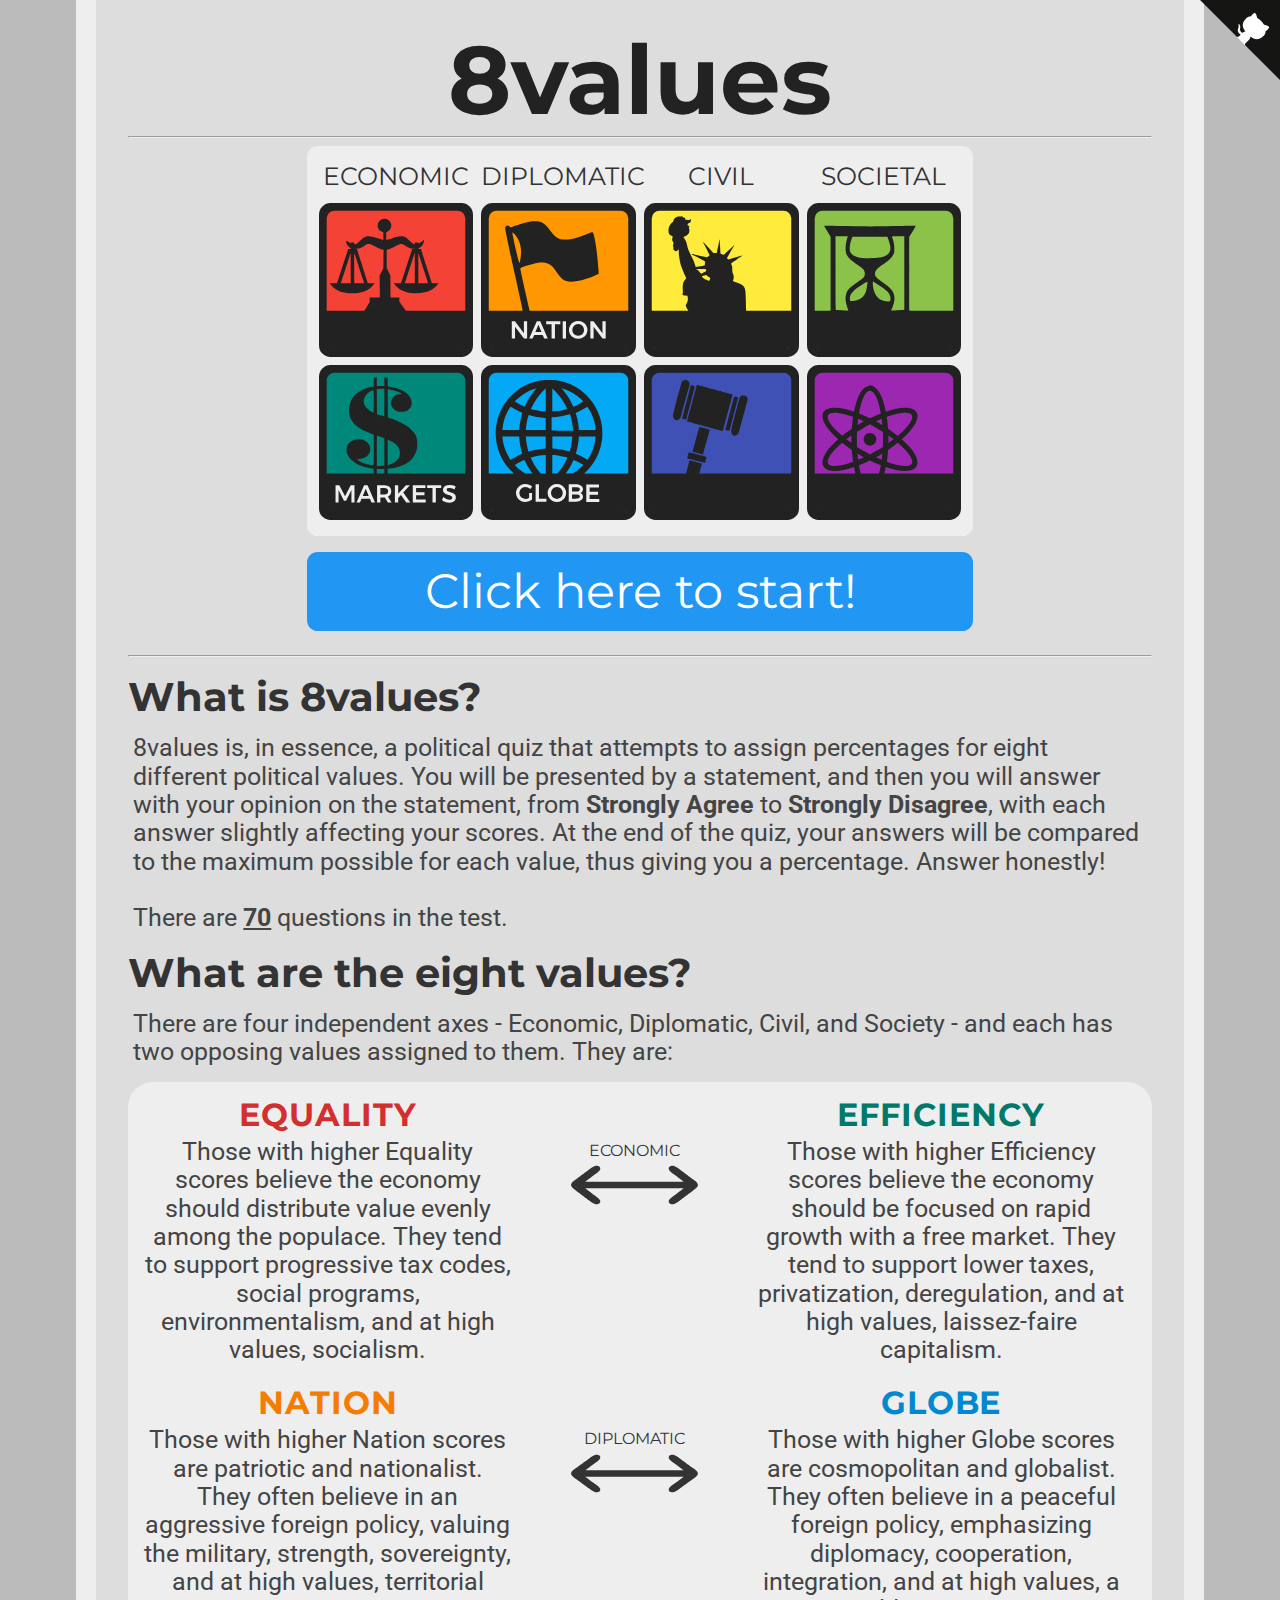
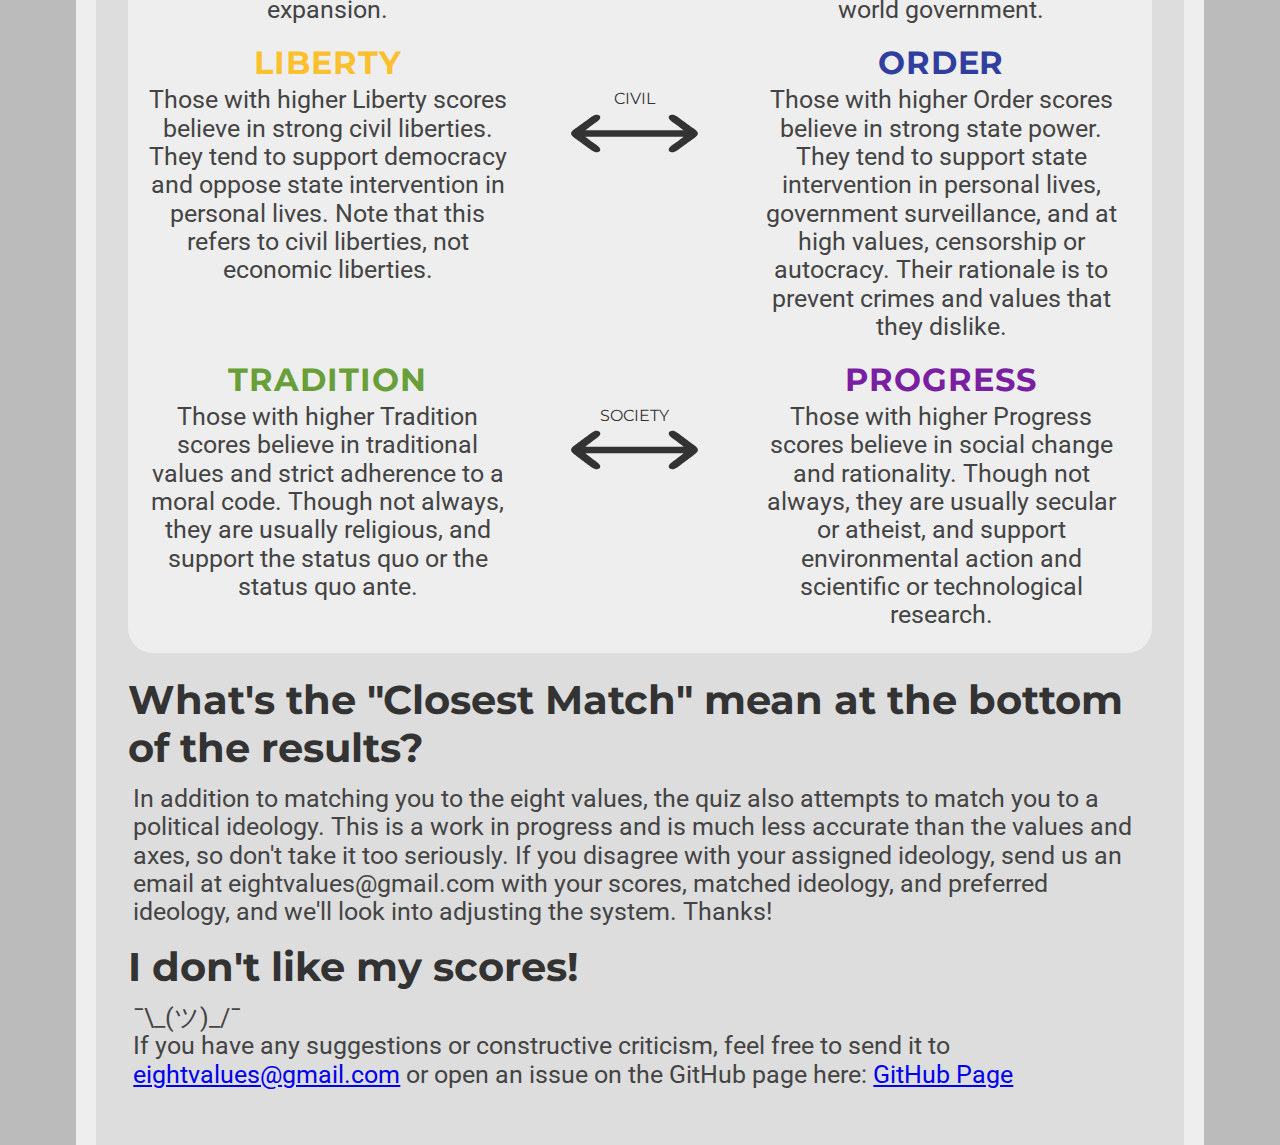
<file: index.html>
<head>
<link href="https://fonts.googleapis.com/css?family=Montserrat:300,400,700|Roboto:400,700" rel="stylesheet">
<link href='style.css' rel='stylesheet' type='text/css'>
<title>8values</title>
<link rel="icon" type="x-icon" href="icon.png">
<link rel="shortcut icon" type="x-icon" href="icon.png">
<meta charset="utf-8">
<script async src="//pagead2.googlesyndication.com/pagead/js/adsbygoogle.js"></script>
<script>
  (adsbygoogle = window.adsbygoogle || []).push({
    google_ad_client: "ca-pub-6511426299019766",
    enable_page_level_ads: true
  });


</script>
</head>
<body>
<a href="https://github.com/8values/8values.github.io" class="github-corner" aria-label="View source on Github"><svg width="80" height="80" viewBox="0 0 250 250" style="fill:#151513; color:#fff; position: absolute; top: 0; border: 0; right: 0;" aria-hidden="true"><path d="M0,0 L115,115 L130,115 L142,142 L250,250 L250,0 Z"></path><path d="M128.3,109.0 C113.8,99.7 119.0,89.6 119.0,89.6 C122.0,82.7 120.5,78.6 120.5,78.6 C119.2,72.0 123.4,76.3 123.4,76.3 C127.3,80.9 125.5,87.3 125.5,87.3 C122.9,97.6 130.6,101.9 134.4,103.2" fill="currentColor" style="transform-origin: 130px 106px;" class="octo-arm"></path><path d="M115.0,115.0 C114.9,115.1 118.7,116.5 119.8,115.4 L133.7,101.6 C136.9,99.2 139.9,98.4 142.2,98.6 C133.8,88.0 127.5,74.4 143.8,58.0 C148.5,53.4 154.0,51.2 159.7,51.0 C160.3,49.4 163.2,43.6 171.4,40.1 C171.4,40.1 176.1,42.5 178.8,56.2 C183.1,58.6 187.2,61.8 190.9,65.4 C194.5,69.0 197.7,73.2 200.1,77.6 C213.8,80.2 216.3,84.9 216.3,84.9 C212.7,93.1 206.9,96.0 205.4,96.6 C205.1,102.4 203.0,107.8 198.3,112.5 C181.9,128.9 168.3,122.5 157.7,114.1 C157.9,116.9 156.7,120.9 152.7,124.9 L141.0,136.5 C139.8,137.7 141.6,141.9 141.8,141.8 Z" fill="currentColor" class="octo-body"></path></svg></a><style>.github-corner:hover .octo-arm{animation:octocat-wave 560ms ease-in-out}@keyframes octocat-wave{0%,100%{transform:rotate(0)}20%,60%{transform:rotate(-25deg)}40%,80%{transform:rotate(10deg)}}@media (max-width:500px){.github-corner:hover .octo-arm{animation:none}.github-corner .octo-arm{animation:octocat-wave 560ms ease-in-out}}</style>
<h1>8values</h1>
<hr>
<div class="center">
    <div class="axis_name quadcolumn">ECONOMIC</div>
    <div class="axis_name quadcolumn">DIPLOMATIC</div>
    <div class="axis_name quadcolumn">CIVIL</div>
    <div class="axis_name quadcolumn">SOCIETAL</div>
    <a href="#anchor"><img src="value_images/equality.svg" class="quadcolumn"></a>
    <a href="#anchor"><img src="value_images/nation.svg" class="quadcolumn"></a>
    <a href="#anchor"><img src="value_images/liberty.svg" class="quadcolumn"></a>
    <a href="#anchor"><img src="value_images/tradition.svg" class="quadcolumn"></a>
    <a href="#anchor"><img src="value_images/markets.svg" class="quadcolumn"></a>
    <a href="#anchor"><img src="value_images/globe.svg" class="quadcolumn"></a>
    <a href="#anchor"><img src="value_images/authority.svg" class="quadcolumn"></a>
    <a href="#anchor"><img src="value_images/progress.svg" class="quadcolumn"></a>
</div>
<br>
<button class="button" onclick="location.href='instructions.html';" style="font-size:36pt;">Click here to start!</button>
<br><hr>
<h2>What is 8values?</h2>
    <p>8values is, in essence, a political quiz that attempts to assign percentages for eight different political values. You will be presented by a statement, and then you will answer with your opinion on the statement, from <b>Strongly Agree</b> to <b>Strongly Disagree</b>, with each answer slightly affecting your scores. At the end of the quiz, your answers will be compared to the maximum possible for each value, thus giving you a percentage. Answer honestly!<br /><br />
    There are <b><u><span id="numOfQuestions"></span></u></b> questions in the test.</p>

<h2><a id="anchor">What are the eight values?</a></h2>
    <p>There are four independent axes - Economic, Diplomatic, Civil, and Society - and each has two opposing values assigned to them. They are:</p>
    <div class="explanation_bg">
        <div class="spacer">
            <div class="explanation_blurb_left">
                <p class="value"><b style="color:#d32f2f;">EQUALITY</b></p>
                <p class="blurb-text">
                    Those with higher Equality scores believe the economy should distribute value evenly among the populace. They tend to support progressive tax codes, social programs, environmentalism, and at high values, socialism.
                </p>
            </div>
            <div class="explanation_axis">
                <p class="axis_name">ECONOMIC</p>
                <img class="arrow" src="double_arrow.svg"></img>
            </div>
            <div class="explanation_blurb_right">
                <p class="value"><b style="color:#00796b;">EFFICIENCY</b></p>
                <p class="blurb-text">
                    Those with higher Efficiency scores believe the economy should be focused on rapid growth with a free market. They tend to support lower taxes, privatization, deregulation, and at high values, laissez-faire capitalism.
                </p>
            </div>
        </div>
        <div class="spacer">
            <div class="explanation_blurb_left">
                <p class="value"><b style="color:#f57c00;">NATION</b></p>
                <p class="blurb-text">
                    Those with higher Nation scores are patriotic and nationalist. They often believe in an aggressive foreign policy, valuing the military, strength, sovereignty, and at high values, territorial expansion.
                </p>
            </div>
            <div class="explanation_axis">
                <p class="axis_name">DIPLOMATIC</p>
                <img class="arrow" src="double_arrow.svg"></img>
            </div>
            <div class="explanation_blurb_right">
                <p class="value"><b style="color:#0288d1;">GLOBE</b></p>
                <p class="blurb-text">
                    Those with higher Globe scores are cosmopolitan and globalist. They often believe in a peaceful foreign policy, emphasizing diplomacy, cooperation, integration, and at high values, a world government.
                </p>
            </div>
        </div>
        <div class="spacer">
            <div class="explanation_blurb_left">
                <p class="value"><b style="color:#fbc02d;">LIBERTY</b></p>
                <p class="blurb-text">
                    Those with higher Liberty scores believe in strong civil liberties. They tend to support democracy and oppose state intervention in personal lives. Note that this refers to civil liberties, not economic liberties.
                </p>
            </div>
            <div class="explanation_axis">
                <p class="axis_name">CIVIL</p>
                <img class="arrow" src="double_arrow.svg"></img>
            </div>
            <div class="explanation_blurb_right">
                <p class="value"><b style="color:#303f9f;">ORDER</b></p>
                <p class="blurb-text">
                    Those with higher Order scores believe in strong state power. They tend to support state intervention in personal lives, government surveillance, and at high values, censorship or autocracy. Their rationale is to prevent crimes and values that they dislike.
                </p>
            </div>
        </div>
        <div class="spacer">
            <div class="explanation_blurb_left">
                <p class="value"><b style="color:#689f38;">TRADITION</b></p>
                <p class="blurb-text">
                    Those with higher Tradition scores believe in traditional values and strict adherence to a moral code. Though not always, they are usually religious, and support the status quo or the status quo ante.
                </p>
            </div>
            <div class="explanation_axis">
                <p class="axis_name">SOCIETY</p>
                <img class="arrow" src="double_arrow.svg"></img>
            </div>
            <div class="explanation_blurb_right">
                <p class="value"><b style="color:#7b1fa2;">PROGRESS</b></p>
                <p class="blurb-text">
                    Those with higher Progress scores believe in social change and rationality. Though not always, they are usually secular or atheist, and support environmental action and scientific or technological research.
                </p>
            </div>
        </div>
        <br/>
    </div>

<h2 style="margin-top: 17pt;">What's the "Closest Match" mean at the bottom of the results?</h2>
    <p>In addition to matching you to the eight values, the quiz also attempts to match you to a political ideology. This is a work in progress and is much less accurate than the values and axes, so don't take it too seriously. If you disagree with your assigned ideology, send us an email at eightvalues@gmail.com with your scores, matched ideology, and preferred ideology, and we'll look into adjusting the system. Thanks!</p>
<h2>I don't like my scores!</h2>
    <p>¯\_(ツ)_/¯<br/>
    If you have any suggestions or constructive criticism, feel free to send it to <a href="mailto:eightvalues@gmail.com">eightvalues@gmail.com</a> or open an issue on the GitHub page here: <a href="https://github.com/8values/8values.github.io">GitHub Page</a></p>
<br>
<!-- Website visit statistics - no personal information is collected! -->
<script type="text/javascript">
var sc_project=11325211;
var sc_invisible=1;
var sc_security="fd9f0659";
var scJsHost = (("https:" == document.location.protocol) ?
"https://secure." : "http://www.");
document.write("<sc"+"ript type='text/javascript' src='" +
scJsHost+
"statcounter.com/counter/counter.js'></"+"script>");
</script>
<noscript><div class="statcounter"><a title="web stats"
href="http://statcounter.com/" target="_blank"><img
class="statcounter"
src="//c.statcounter.com/11325211/0/fd9f0659/1/" alt="web
stats"></a></div></noscript>

<!-- This is the script for the page itself -->
<script type="application/javascript"src="questions.js"></script>
<script type="text/javascript">
    document.getElementById("numOfQuestions").innerHTML = questions.length;
</script>
</body>
</file>
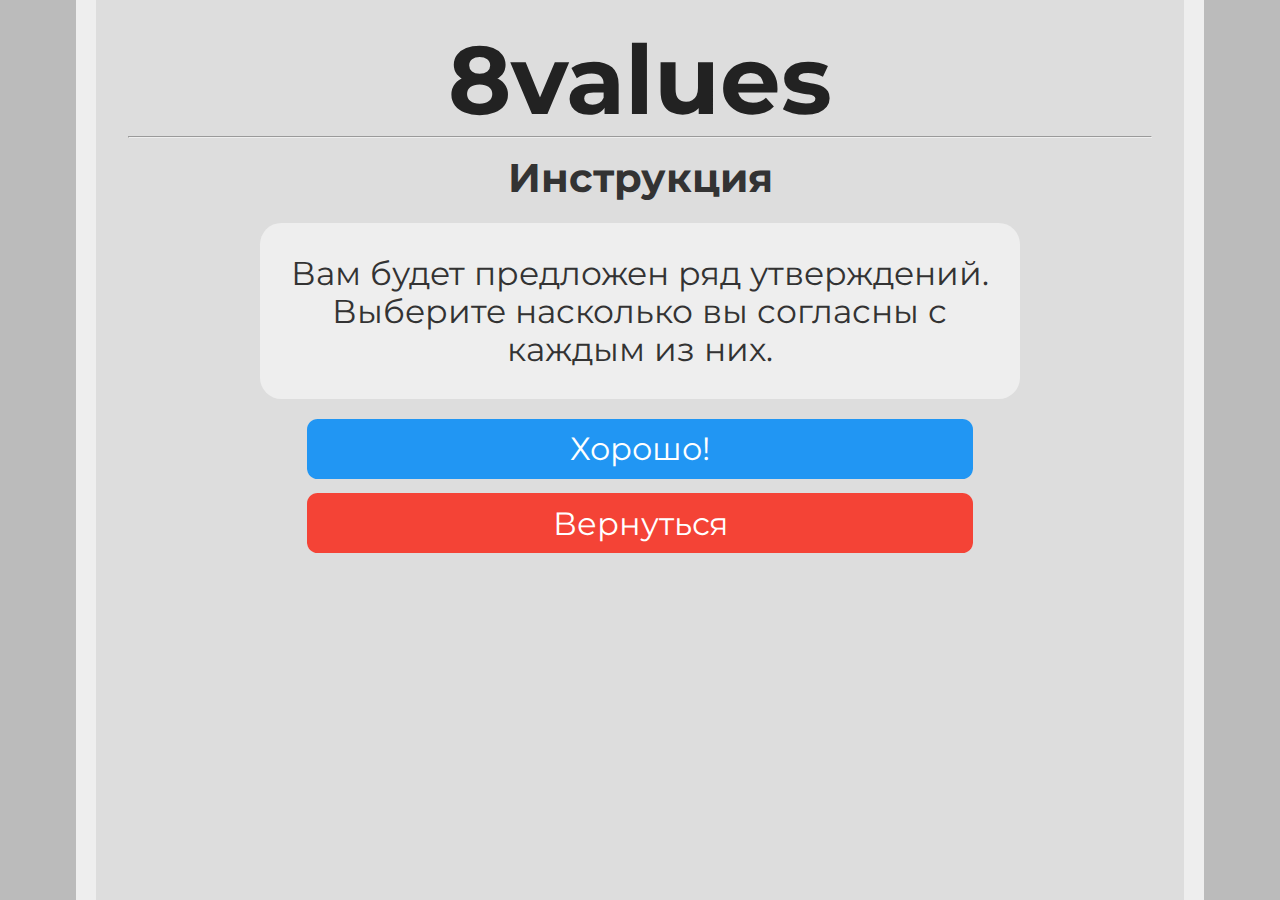
<file: instructions.html>
<head>
    <link href="https://fonts.googleapis.com/css?family=Montserrat:300,400,700|Roboto:400,700" rel="stylesheet">
    <link href='style.css' rel='stylesheet' type='text/css'>
    <title>8values Quiz</title>
    <link rel="icon" type="x-icon" href="icon.png">
    <link rel="shortcut icon" type="x-icon" href="icon.png">
    <meta charset="utf-8">

</head>
<body>

<h1>8values</h1>
<hr>
<h2 style="text-align:center;">Инструкция</h2>
<p class="question">Вам будет предложен ряд утверждений. Выберите насколько вы согласны с каждым из них.</p>
<button class="button" onclick="location.href='quiz.html';">Хорошо!</button>
<br>
<button class="button disagree" onclick="location.href='index.html';">Вернуться</button>
<br>

<!-- Website visit statistics - no personal information is collected! -->
<!-- Default Statcounter code for 8values-ru https://8values-ru.github.io/ -->
<script type="text/javascript">
    var sc_project=12707281;
    var sc_invisible=1;
    var sc_security="5e2ebfd7";
</script>
<script type="text/javascript"
        src="https://www.statcounter.com/counter/counter.js" async></script>
<noscript><div class="statcounter"><a title="Web Analytics Made Easy -
Statcounter" href="https://statcounter.com/" target="_blank"><img
        class="statcounter" src="https://c.statcounter.com/12707281/0/5e2ebfd7/1/"
        alt="Web Analytics Made Easy - Statcounter"
        referrerPolicy="no-referrer-when-downgrade"></a></div></noscript>
<!-- End of Statcounter Code -->
<script src="https://www.w3counter.com/tracker.js?id=114877"></script>
</body>
</file>
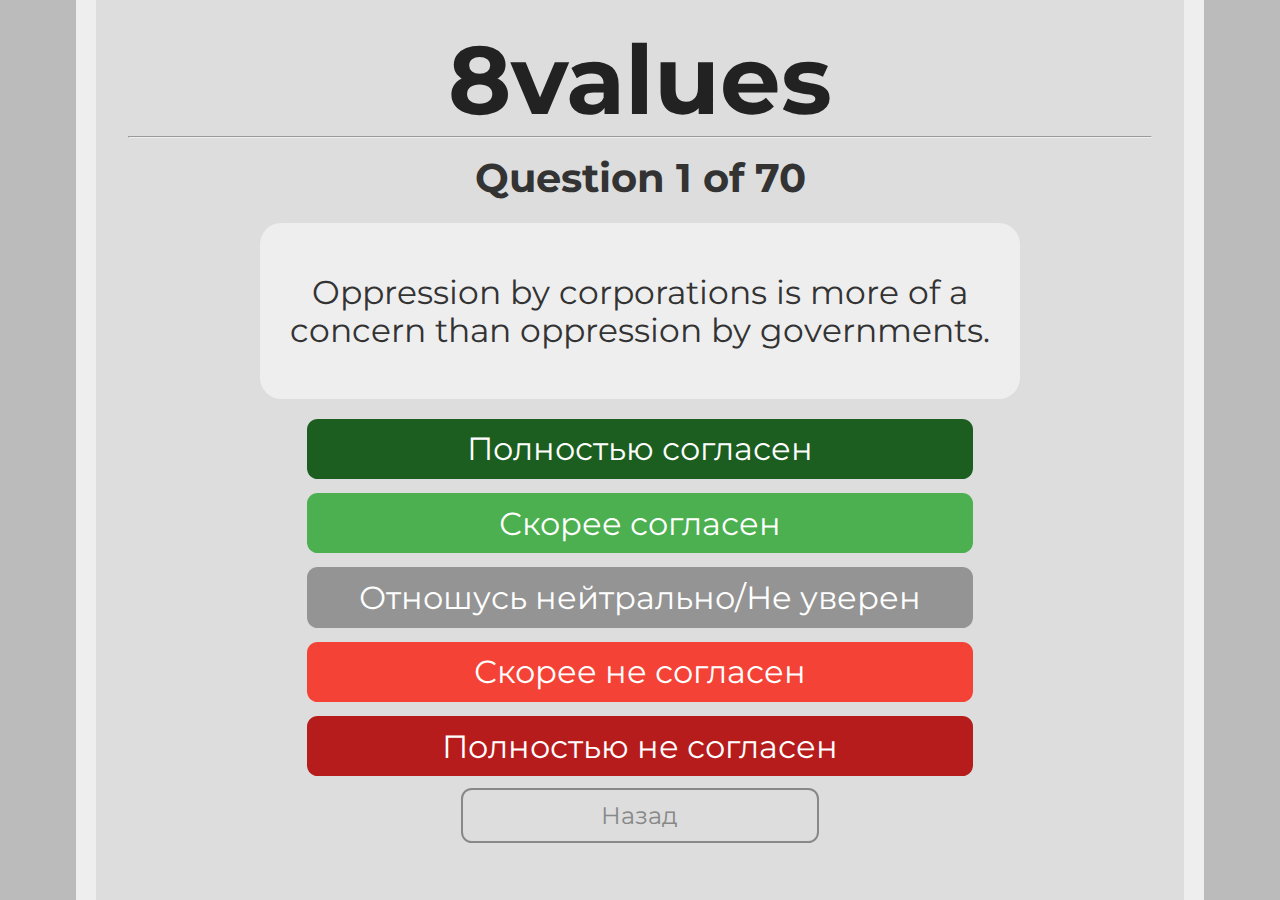
<file: quiz.html>
<head>
    <link href="https://fonts.googleapis.com/css?family=Montserrat:300,400,700|Roboto:400,700" rel="stylesheet">
    <link href='style.css' rel='stylesheet' type='text/css'>
    <title>8values-ru Опрос</title>
    <link href="icon.png" rel="icon" type="x-icon">
    <link href="icon.png" rel="shortcut icon" type="x-icon">
    <meta charset="utf-8">

</head>
<body>
<script src="questions.js"
        type="application/javascript">
</script>
<h1>8values</h1>
<hr>
<h2 id="question-number" style="text-align:center;">Loading...</h2>
<p class="question" id="question-text"></p>
<button class="button stronglyAgree" onclick="next_question( 1.0)">Полностью согласен</button>
<br>
<button class="button agree" onclick="next_question( 0.5)">Скорее согласен</button>
<br>
<button class="button neutral" onclick="next_question( 0.0)">Отношусь нейтрально/Не уверен</button>
<br>
<button class="button disagree" onclick="next_question(-0.5)">Скорее не согласен</button>
<br>
<button class="button stronglyDisagree" onclick="next_question(-1.0)">Полностью не согласен</button>
<br>
<button class="small_button" id="back_button" onclick="prev_question()">Назад</button>
<button class="small_button_off" id="back_button_off">Назад</button>
<br>

<!-- Website visit statistics - no personal information is collected! -->
<!-- Default Statcounter code for 8values-ru https://8values-ru.github.io/ -->
<script type="text/javascript">
    var sc_project=12707281;
    var sc_invisible=1;
    var sc_security="5e2ebfd7";
</script>
<script type="text/javascript"
        src="https://www.statcounter.com/counter/counter.js" async></script>
<noscript><div class="statcounter"><a title="Web Analytics Made Easy -
Statcounter" href="https://statcounter.com/" target="_blank"><img
        class="statcounter" src="https://c.statcounter.com/12707281/0/5e2ebfd7/1/"
        alt="Web Analytics Made Easy - Statcounter"
        referrerPolicy="no-referrer-when-downgrade"></a></div></noscript>
<!-- End of Statcounter Code -->
<script src="https://www.w3counter.com/tracker.js?id=114877"></script>

<!-- JavaScript for the test itself -->
<script>
    var max_econ, max_dipl, max_govt, max_scty; // Max possible scores
    max_econ = max_dipl = max_govt = max_scty = 0;
    let econ_array = new Array(questions.length);
    let dipl_array = new Array(questions.length);
    let govt_array = new Array(questions.length);
    let scty_array = new Array(questions.length);
    var qn = 0; // Question number
    init_question();
    for (var i = 0; i < questions.length; i++) {
        max_econ += Math.abs(questions[i].effect.econ)
        max_dipl += Math.abs(questions[i].effect.dipl)
        max_govt += Math.abs(questions[i].effect.govt)
        max_scty += Math.abs(questions[i].effect.scty)
    }

    function init_question() {
        document.getElementById("question-text").innerHTML = questions[qn].question;
        document.getElementById("question-number").innerHTML = "Question " + (qn + 1) + " of " + (questions.length);
        if (qn == 0) {
            document.getElementById("back_button").style.display = 'none';
            document.getElementById("back_button_off").style.display = 'block';
        } else {
            document.getElementById("back_button").style.display = 'block';
            document.getElementById("back_button_off").style.display = 'none';
        }

    }

    function next_question(mult) {
        econ_array[qn] = mult * questions[qn].effect.econ
        dipl_array[qn] = mult * questions[qn].effect.dipl
        govt_array[qn] = mult * questions[qn].effect.govt
        scty_array[qn] = mult * questions[qn].effect.scty
        qn++;
        if (qn < questions.length) {
            init_question();
        } else {
            results();
        }
    }

    function prev_question() {
        if (qn == 0) {
            return;
        }
        qn--;
        init_question();
    }

    function calc_score(score, max) {
        return (100 * (max + score) / (2 * max)).toFixed(1)
    }

    function results() {
        let final_econ = econ_array.reduce((a, b) => a + b, 0)
        let final_dipl = dipl_array.reduce((a, b) => a + b, 0)
        let final_govt = govt_array.reduce((a, b) => a + b, 0)
        let final_scty = scty_array.reduce((a, b) => a + b, 0)
        location.href = `results.html`
            + `?e=${calc_score(final_econ, max_econ)}`
            + `&d=${calc_score(final_dipl, max_dipl)}`
            + `&g=${calc_score(final_govt, max_govt)}`
            + `&s=${calc_score(final_scty, max_scty)}`
    }
</script>
</body>
</file>
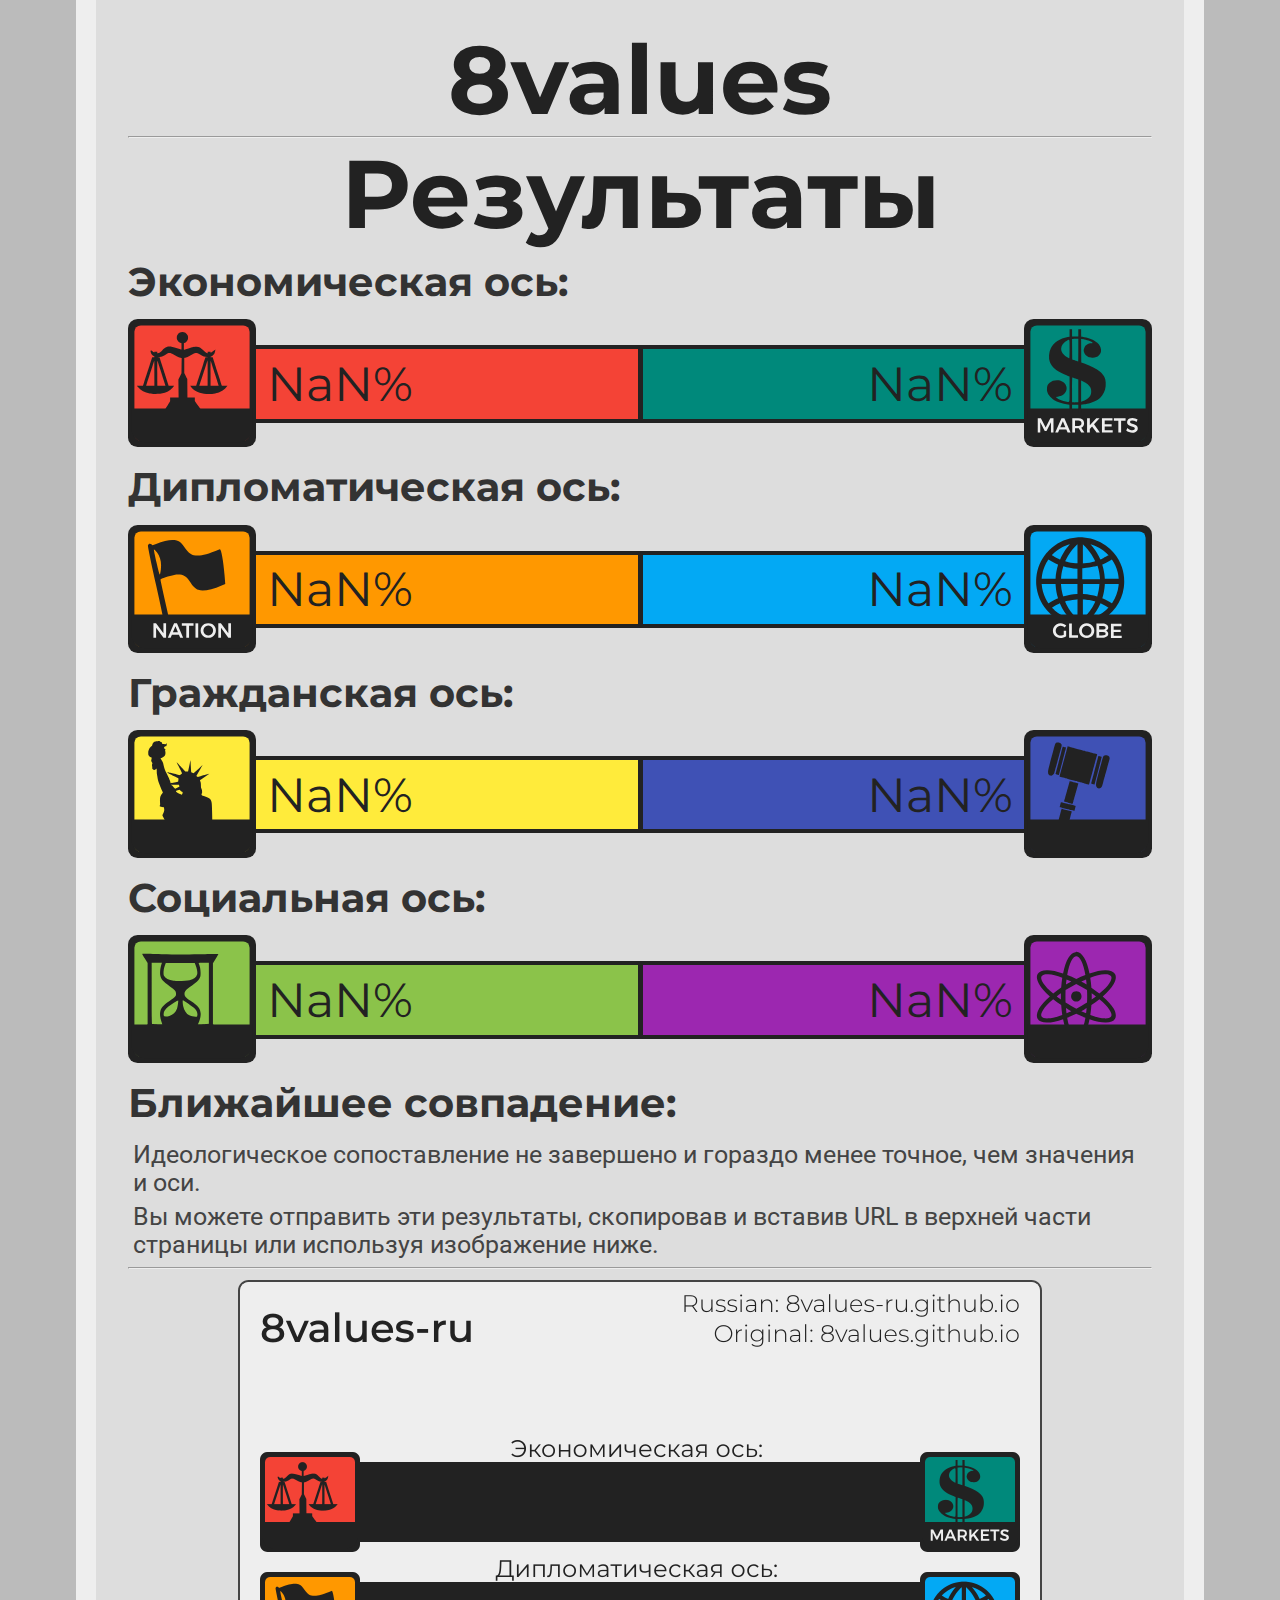
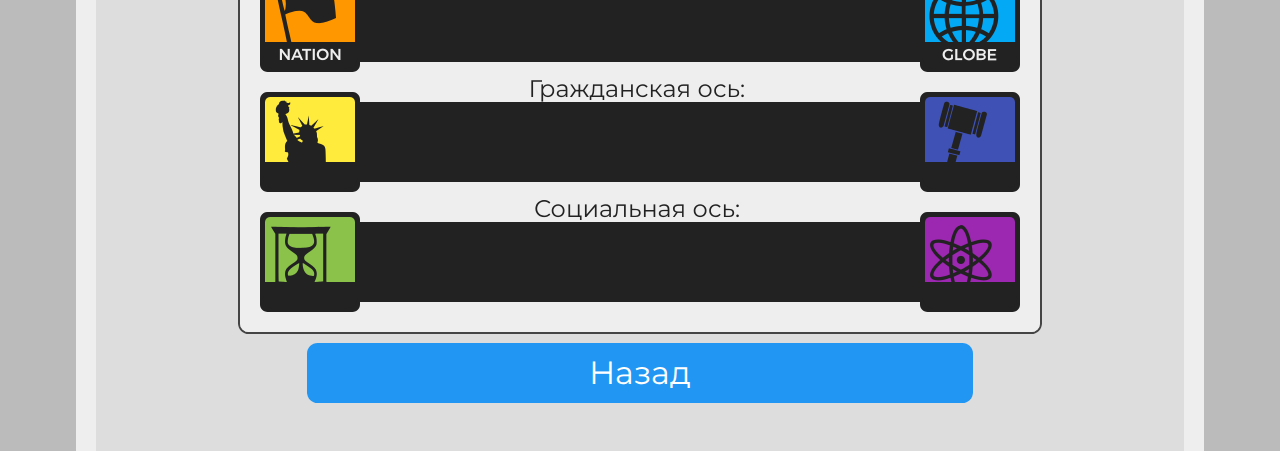
<file: results.html>
<head>
    <link href="https://fonts.googleapis.com/css?family=Montserrat:300,400,700|Roboto:400,700" rel="stylesheet">
    <link href='style.css' rel='stylesheet' type='text/css'>
    <title>8values-ru Результаты</title>
    <link href="icon.png" rel="icon" type="x-icon">
    <link href="icon.png" rel="shortcut icon" type="x-icon">
    <meta charset="utf-8">
    <script>
        version = "Test Edition #1" //Remember to update this before making changes to the test itself!
    </script>
</head>
<script src="ideologies.js"
        type="application/javascript">
</script>

<body>
<h1>8values</h1>
<hr>

<h1>Результаты</h1>

<h2>Экономическая ось: <span class="weight-300" id="economic-label"></span></h2>
<div class="axis">
    <img height="128pt" id="img-equality" src="value_images/equality.svg"/>
    <div class="bar equality" id="bar-equality">
        <div class="text-wrapper" id="equality"></div>
    </div>
    <div class="bar wealth" id="bar-wealth">
        <div class="text-wrapper" id="wealth"></div>
    </div>
    <img height="128pt" id="img-wealth" src="value_images/markets.svg"/>
</div>
<h2>Дипломатическая ось: <span class="weight-300" id="diplomatic-label"></span></h2>
<div class="axis">
    <img height="128pt" id="img-might" src="value_images/nation.svg"/>
    <div class="bar might" id="bar-might">
        <div class="text-wrapper" id="might"></div>
    </div>
    <div class="bar peace" id="bar-peace">
        <div class="text-wrapper" id="peace"></div>
    </div>
    <img height="128pt" id="img-peace" src="value_images/globe.svg"/>
</div>
<h2>Гражданская ось: <span class="weight-300" id="state-label"></span></h2>
<div class="axis">
    <img height="128pt" id="img-liberty" src="value_images/liberty.svg"/>
    <div class="bar liberty" id="bar-liberty">
        <div class="text-wrapper" id="liberty"></div>
    </div>
    <div class="bar authority" id="bar-authority">
        <div class="text-wrapper" id="authority"></div>
    </div>
    <img height="128pt" id="img-authority" src="value_images/authority.svg"/>
</div>
<h2>Социальная ось: <span class="weight-300" id="society-label"></span></h2>
<div class="axis">
    <img height="128pt" id="img-tradition" src="value_images/tradition.svg"/>
    <div class="bar tradition" id="bar-tradition">
        <div class="text-wrapper" id="tradition"></div>
    </div>
    <div class="bar progress" id="bar-progress">
        <div class="text-wrapper" id="progress"></div>
    </div>
    <img height="128pt" id="img-progress" src="value_images/progress.svg"/>
</div>
<h2>Ближайшее совпадение: <span class="weight-300" id="ideology-label"></span></h2>
<p>Идеологическое сопоставление не завершено и гораздо менее точное, чем значения и оси.</p>
<p>Вы можете отправить эти результаты, скопировав и вставив URL в верхней части страницы или используя изображение ниже.</p>
<hr/>
<img id="banner" src="">
<button class="button" onclick="location.href='index.html';">Назад</button>
<br>

<!-- Website visit statistics - no personal information is collected! -->
<!-- Default Statcounter code for 8values-ru https://8values-ru.github.io/ -->
<script type="text/javascript">
    var sc_project=12707281;
    var sc_invisible=1;
    var sc_security="5e2ebfd7";
</script>
<script type="text/javascript"
        src="https://www.statcounter.com/counter/counter.js" async></script>
<noscript><div class="statcounter"><a title="Web Analytics Made Easy -
Statcounter" href="https://statcounter.com/" target="_blank"><img
        class="statcounter" src="https://c.statcounter.com/12707281/0/5e2ebfd7/1/"
        alt="Web Analytics Made Easy - Statcounter"
        referrerPolicy="no-referrer-when-downgrade"></a></div></noscript>
<!-- End of Statcounter Code -->
<script src="https://www.w3counter.com/tracker.js?id=114877"></script>

<script>
    function cacheImages(array)
    {
        if (!cacheImages.list) {
            cacheImages.list = [];
        }
        var list = cacheImages.list;
        for (var i = 0; i < array.length; i++) {
            var img = new Image();
            img.onload = function() {
                var index = list.indexOf(this);
                if (index !== -1) {
                    // remove image from the array once it's loaded
                    // for memory consumption reasons
                    list.splice(index, 1);
                }
            }
            list.push(img);
            img.src = array[i];
        }
    }
    if (/iPad|iPhone|iPod/.test(navigator.userAgent) && !window.MSStream) {
        cacheImages([
            "value_images/equality.png",
            "value_images/markets.png",
            "value_images/nation.png",
            "value_images/globe.png",
            "value_images/liberty.png",
            "value_images/authority.png",
            "value_images/tradition.png",
            "value_images/progress.png"
        ]);
    }

    function getQueryVariable(variable) {
        var query = window.location.search.substring(1)
        var vars = query.split("&")
        for (var i = 0; i < vars.length; i++) {
            var pair = vars[i].split("=")
            if (pair[0] == variable) {
                return pair[1]
            }
        }
        return (NaN);
    }

    function setBarValue(name, value) {
        innerel = document.getElementById(name)
        outerel = document.getElementById("bar-" + name)
        outerel.style.width = (value + "%")
        innerel.innerHTML = (value + "%")
        if (innerel.offsetWidth + 20 > outerel.offsetWidth) {
            innerel.style.visibility = "hidden"
        }
    }

    econArray = ["Коммунистическая", "Социалистическая", "Социальная", "Центристская", "Рыночная", "Капиталистическая", "Laissez-Faire"]
    diplArray = ["Космополитическая", "Интернациональная", "Мирная", "Сбалансированная", "Патриотическая", "Националистическая", "Шовинистская"]
    govtArray = ["Анархистская", "Либертарная", "Либеральная", "Модернистская", "Этатистская", "Авторитарная", "Тоталитарная"]
    sctyArray = ["Революционная", "Крайне прогрессивная", "Прогрессивная", "Нейтральная", "Традиционная", "Крайне традиционная", "Реакционная"]

    function setLabel(val, ary) {
        if (val > 100) {
            return ""
        } else if (val > 90) {
            return ary[0]
        } else if (val > 75) {
            return ary[1]
        } else if (val > 60) {
            return ary[2]
        } else if (val >= 40) {
            return ary[3]
        } else if (val >= 25) {
            return ary[4]
        } else if (val >= 10) {
            return ary[5]
        } else if (val >= 0) {
            return ary[6]
        } else {
            return ""
        }
    }

    equality = getQueryVariable("e")
    peace = getQueryVariable("d")
    liberty = getQueryVariable("g")
    progress = getQueryVariable("s")
    wealth = (100 - equality).toFixed(1)
    might = (100 - peace).toFixed(1)
    authority = (100 - liberty).toFixed(1)
    tradition = (100 - progress).toFixed(1)

    setBarValue("equality", equality)
    setBarValue("wealth", wealth)
    setBarValue("peace", peace)
    setBarValue("might", might)
    setBarValue("liberty", liberty)
    setBarValue("authority", authority)
    setBarValue("progress", progress)
    setBarValue("tradition", tradition)

    document.getElementById("economic-label").innerHTML = setLabel(equality, econArray)
    document.getElementById("diplomatic-label").innerHTML = setLabel(peace, diplArray)
    document.getElementById("state-label").innerHTML = setLabel(liberty, govtArray)
    document.getElementById("society-label").innerHTML = setLabel(progress, sctyArray)

    ideology = ""
    ideodist = Infinity
    for (var i = 0; i < ideologies.length; i++) {
        dist = 0
        dist += Math.pow(Math.abs(ideologies[i].stats.econ - equality), 2)
        dist += Math.pow(Math.abs(ideologies[i].stats.govt - liberty), 2)
        dist += Math.pow(Math.abs(ideologies[i].stats.dipl - peace), 1.73856063)
        dist += Math.pow(Math.abs(ideologies[i].stats.scty - progress), 1.73856063)
        if (dist < ideodist) {
            ideology = ideologies[i].name
            ideodist = dist
        }
    }
    document.getElementById("ideology-label").innerHTML = ideology

    function createImage(ctx, src, x, y, w, h) {
        img = new Image()
        img.src = src
        // img.onLoad = function () {
        //     ctx.drawImage(img, x, y, w, h)
        // }
        ctx.drawImage(img, x, y, w, h)
    }

    window.onload = function () {
        var r_r = 2.0 // resize ratio for higher image quality
        var c = document.createElement("canvas")
        var ctx = c.getContext("2d")
        c.width = 800 * r_r;
        c.height = 650 * r_r;
        ctx.fillStyle = "#EEEEEE"
        ctx.fillRect(0, 0, 800 * r_r, 650 * r_r);
        // Fix for iOS Safari, doesn't draw svg properly
        if (/iPad|iPhone|iPod/.test(navigator.userAgent) && !window.MSStream) {
            createImage(ctx, "value_images/equality.png", 20 * r_r, 170 * r_r, 100 * r_r, 100 * r_r)
            createImage(ctx, "value_images/markets.png", 680 * r_r, 170 * r_r, 100 * r_r, 100 * r_r)
            createImage(ctx, "value_images/nation.png", 20 * r_r, 290 * r_r, 100 * r_r, 100 * r_r)
            createImage(ctx, "value_images/globe.png", 680 * r_r, 290 * r_r, 100 * r_r, 100 * r_r)
            createImage(ctx, "value_images/liberty.png", 20 * r_r, 410 * r_r, 100 * r_r, 100 * r_r)
            createImage(ctx, "value_images/authority.png", 680 * r_r, 410 * r_r, 100 * r_r, 100 * r_r)
            createImage(ctx, "value_images/tradition.png", 20 * r_r, 530 * r_r, 100 * r_r, 100 * r_r)
            createImage(ctx, "value_images/progress.png", 680 * r_r, 530 * r_r, 100 * r_r, 100 * r_r)
        } else {
            img = document.getElementById("img-equality")
            ctx.drawImage(img, 20 * r_r, 170 * r_r, 100 * r_r, 100 * r_r);
            img = document.getElementById("img-wealth")
            ctx.drawImage(img, 680 * r_r, 170 * r_r, 100 * r_r, 100 * r_r)
            img = document.getElementById("img-might")
            ctx.drawImage(img, 20 * r_r, 290 * r_r, 100 * r_r, 100 * r_r)
            img = document.getElementById("img-peace")
            ctx.drawImage(img, 680 * r_r, 290 * r_r, 100 * r_r, 100 * r_r)
            img = document.getElementById("img-liberty")
            ctx.drawImage(img, 20 * r_r, 410 * r_r, 100 * r_r, 100 * r_r)
            img = document.getElementById("img-authority")
            ctx.drawImage(img, 680 * r_r, 410 * r_r, 100 * r_r, 100 * r_r)
            img = document.getElementById("img-tradition")
            ctx.drawImage(img, 20 * r_r, 530 * r_r, 100 * r_r, 100 * r_r)
            img = document.getElementById("img-progress")
            ctx.drawImage(img, 680 * r_r, 530 * r_r, 100 * r_r, 100 * r_r)
        }

        ctx.fillStyle = "#222222"
        ctx.fillRect(120 * r_r, 180 * r_r, 560 * r_r, 80 * r_r)
        ctx.fillRect(120 * r_r, 300 * r_r, 560 * r_r, 80 * r_r)
        ctx.fillRect(120 * r_r, 420 * r_r, 560 * r_r, 80 * r_r)
        ctx.fillRect(120 * r_r, 540 * r_r, 560 * r_r, 80 * r_r)
        ctx.fillStyle = "#f44336"
        ctx.fillRect(120 * r_r, 184 * r_r, 5.6 * r_r * equality - 2, 72 * r_r)
        ctx.fillStyle = "#00897b"
        ctx.fillRect(682 * r_r - 5.6 * wealth * r_r, 184 * r_r, 5.6 * wealth  * r_r - 2, 72 * r_r)
        ctx.fillStyle = "#ff9800"
        ctx.fillRect(120 * r_r, 304 * r_r, 5.6 * r_r * might - 2, 72 * r_r)
        ctx.fillStyle = "#03a9f4"
        ctx.fillRect(682 * r_r - 5.6 * r_r * peace, 304 * r_r, 5.6 * r_r * peace - 2, 72 * r_r)
        ctx.fillStyle = "#ffeb3b"
        ctx.fillRect(120 * r_r, 424 * r_r, 5.6 * r_r * liberty - 2, 72 * r_r)
        ctx.fillStyle = "#3f51b5"
        ctx.fillRect(682 * r_r - 5.6 * r_r * authority, 424 * r_r, 5.6 * r_r * authority - 2, 72 * r_r)
        ctx.fillStyle = "#8bc34a"
        ctx.fillRect(120 * r_r, 544 * r_r, 5.6 * r_r * tradition - 2, 72 * r_r)
        ctx.fillStyle = "#9c27b0"
        ctx.fillRect(682 * r_r - 5.6 * r_r * progress, 544 * r_r, 5.6 * r_r * progress - 2, 72 * r_r)
        ctx.fillStyle = "#222222"
        ctx.font="550 " + 40 * r_r + "px Montserrat"
        ctx.textAlign="left"
        ctx.fillText("8values-ru", 20 * r_r, 60 * r_r)
        ctx.font= 35 * r_r + "px Montserrat"
        ctx.fillText(ideology, 20 * r_r, 140 * r_r)

        ctx.textAlign="left"
        if (equality  > 30) {ctx.fillText(equality + "%", 130 * r_r, 237.5 * r_r)}
        if (might     > 30) {ctx.fillText(might + "%", 130 * r_r, 357.5 * r_r)}
        if (liberty   > 30) {ctx.fillText(liberty + "%", 130 * r_r, 477.5 * r_r)}
        if (tradition > 30) {ctx.fillText(tradition + "%", 130 * r_r, 597.5 * r_r)}
        ctx.textAlign="right"
        if (wealth    > 30) {ctx.fillText(wealth + "%", 670 * r_r, 237.5 * r_r)}
        if (peace     > 30) {ctx.fillText(peace + "%", 670 * r_r, 357.5 * r_r)}
        if (authority > 30) {ctx.fillText(authority + "%", 670 * r_r, 477.5 * r_r)}
        if (progress  > 30) {ctx.fillText(progress + "%", 670 * r_r, 597.5 * r_r)}

        ctx.font="300 " + 24 * r_r + "px Montserrat"
        ctx.fillText("Russian: 8values-ru.github.io", 780 * r_r, 30 * r_r)
        ctx.fillText("Original: 8values.github.io", 780 * r_r, 60 * r_r)
        //ctx.fillText(version, 780, 120)
        ctx.font="400 " + 24 * r_r + "px Montserrat"
        ctx.textAlign="center"
        ctx.fillText("Экономическая ось: " + document.getElementById("economic-label").innerHTML, 400 * r_r, 175 * r_r)
        ctx.fillText("Дипломатическая ось: " + document.getElementById("diplomatic-label").innerHTML, 400 * r_r, 295 * r_r)
        ctx.fillText("Гражданская ось: " + document.getElementById("state-label").innerHTML, 400 * r_r, 415 * r_r)
        ctx.fillText("Социальная ось: " + document.getElementById("society-label").innerHTML, 400 * r_r, 535 * r_r)

        document.getElementById("banner").src = c.toDataURL();
    }
</script>
</body>
</file>
<file: style.css>
html {
    background-color: #bbbbbb;
    padding: 0;
    scroll-behavior: smooth;
}
body {
    width: 80%;
    min-height: calc(100vh - 4em);
    margin: 0 auto;
    padding: 2em;
    background-color: #dddddd;
    border-color: #eeeeee;
    border-left-style: solid;
    border-right-style: solid;
    border-width: 20px;
}
p {
    color: #444444;
    font-family: 'Roboto', sans-serif;
    font-size: 18.5pt;
    line-height: 1.15;
    margin: 4pt;
}

p.value {
    margin-top: 22px;
    margin-bottom: 22px;
    text-indent: -16pt;
    margin-left: 20pt;
    font-size: 24pt;
    line-height: 2.11666656px;
    letter-spacing: 0.03em;
    font-family: 'Montserrat', sans-serif;
}

p.axis_name {
    margin-top: 50px;
    color: #333333;
    font-size: 100%;
    font-family: 'Montserrat', sans-serif;
    align-self: center;
}

p.question {
    margin: 16pt auto;
    color: #333333;
    font-family: 'Montserrat', sans-serif;
    font-weight: normal;
    width: 70%;
    min-width: 500pt;
    min-height: 100pt;
    background-color: #eeeeee;
    padding: 16pt;
    border-radius: 16pt;
    font-size: 25pt;
    display: flex;
    justify-content: center;
    align-items: center;
    text-align: center;

}
h1 {
    color: #222222;
    font-family: 'Montserrat', sans-serif;
    font-size: 72pt;
    text-align: center;
    line-height: 72pt;
    margin-top: 0;
    margin-bottom: 0;
}
h2 {
    color: #333333;
    font-family: 'Montserrat', sans-serif;
    font-size: 30pt;
    line-height: 36pt;
    margin-top: 12pt;
    margin-bottom: 10pt;
}
li {
    font-size: 16pt;
    text-indent: 16pt;
}
a {
    font-family: inherit;
}
div.center {
    background-color: #eeeeee;
    font-family: 'Montserrat', sans-serif;
    border-radius: 8pt;
    padding: 6pt;
    color: white;
    width: 50%;
    min-width: 488pt;
    text-align: center;
    text-decoration: none;
    display: block;
    font-size: 24pt;
    margin: auto;
}
img.quadcolumn {
    width: 23.75%;
    transition: transform .3s;
}
img.quadcolumn:hover {
    transform: scale(1.05);
  }
div.quadcolumn {
    width: 23.75%;
}
div.axis_name {
    color: #333333;
    font-size: 19pt;
    font-family: 'Montserrat', sans-serif;
    display: inline-block;
    padding-bottom: 8.65pt;
}
.spacer {
    display: flex;
}

.spacer > div{
    margin-top: 10px;
    display: inline-block;
    *display: inline; /* For IE7 */
    text-align: center;
}
.button {
    background-color: #2196f3;
    font-family: 'Montserrat', sans-serif;
    border: none;
    border-radius: 8pt;
    color: white;
    padding: 8pt;
    width: 60%;
    min-width: 500pt;
    text-align: center;
    text-decoration: none;
    display: block;
    font-size: 24pt;
    margin: -2px auto;
    cursor: pointer;
}
.button:hover, .button:focus { background: #1687e0; }
.stronglyAgree { background: #1b5e20; }
.stronglyAgree:hover, .stronglyAgree:focus { background: #154a19; }
.agree { background: #4caf50; }
.agree:hover, .agree:focus { background: #29942e; }
.neutral { background: #949494; }
.neutral:hover, .neutral:focus { background: #656565; }
.disagree { background: #f44336; }
.disagree:hover, .disagree:focus { background: #d6271a; }
.stronglyDisagree { background: #b71c1c; }
.stronglyDisagree:hover, .stronglyDisagree:focus { background: #a00e0e; }

.small_button, .small_button_off {
    background-color: #333;
    font-family: 'Montserrat', sans-serif;
    border: none;
    border-radius: 8pt;
    color: white;
    padding: 8pt;
    width: 35%;
    min-width: 100pt;
    text-align: center;
    text-decoration: none;
    display: block;
    font-size: 18pt;
    margin: -2px auto;
    cursor: pointer;
}

.small_button:hover, .small_button:focus {
    background: #222;
}

.small_button_off {
    background-color: #ddd;
    color: #888;
    border: 2px solid #888;
    cursor: not-allowed;
    margin: -4px auto;
}
.arrow {
    width: 60%;
    height: auto;
}
div.explanation_blurb_left {
    vertical-align: top;
    width: 37%;
    margin-left: 1%;
    margin-right: 1%;
}
div.explanation_blurb_right {
    vertical-align: top;
    width: 37%;
    margin-left: 1%;
    margin-right: 1%;
}
div.explanation_axis {
    width: 20.9%;
    vertical-align: top;
}
div.axis {
    width: 100%;
    display: flex;
    align-items: center;
    justify-content: center;
}
div.bar {
    height: 36pt;
    line-height: 36pt;
    padding: 8pt;
    margin-top: 5pt;
    margin-bottom: 4pt;
    border-width: 4px;
    border-right-width: 1px;
    border-top-style: solid;
    border-bottom-style: solid;
    border-color: #222222;
    background-color: #eeeeee;
    display: block;
    width: 50%;
}
div.text-wrapper {
    font-family: 'Montserrat', sans-serif;
    font-size: 36pt;
    line-height: 36pt;
    color: #222222;
    display: inline-block;
}
div.equality {
    background-color: #f44336;
    text-align: left;
    border-right-style: solid;
}
div.wealth {
    background-color: #00897b;
    text-align: right;
    border-left-style: solid;
}
div.liberty {
    background-color: #ffeb3b;
    text-align: left;
    border-right-style: solid;
}
div.authority {
    background-color: #3f51b5;
    text-align: right;
    border-left-style: solid;
}
div.peace {
    background-color: #03a9f4;
    text-align: right;
    border-left-style: solid;
}
div.might {
    background-color: #ff9800;
    text-align: left;
    border-right-style: solid;
}
div.progress {
    background-color: #9c27b0;
    text-align: right;
    border-left-style: solid;
}
div.tradition {
    background-color: #8bc34a;
    text-align: left;
    border-right-style: solid;
}
span.weight-300 {
    font-weight: 300;
}
.explanation_bg {
    background-color: #eeeeee;
    border-radius: 25px;
    margin-top: 15px;
}
#banner {
    border-color: #444444;
    border-style: solid;
    border-width: 2px;
    border-radius: 8pt;
    display: block;
    margin: 8pt;
    margin-left: auto;
    margin-right: auto;
    width: 800px;
    height: 650px;
}
</file>
